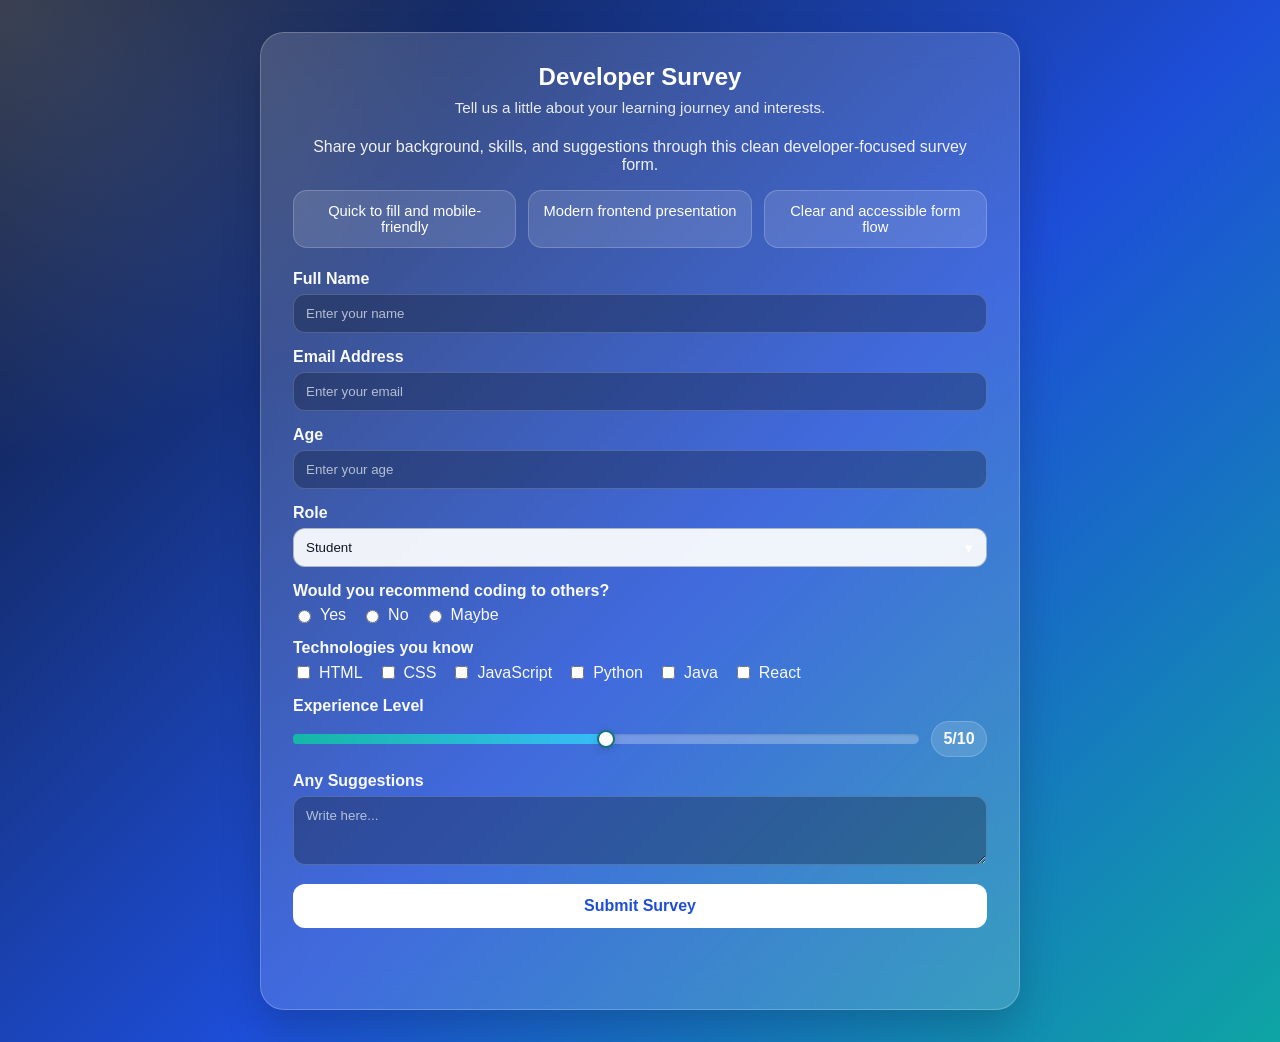
<file: survey.html>
<!DOCTYPE html>
<html lang="en">
<head>
<meta charset="UTF-8">
<meta name="viewport" content="width=device-width, initial-scale=1.0">
<title>Survey Form</title>

<style>
*{
    box-sizing:border-box;
    font-family:'Segoe UI',sans-serif;
}

/* Added change: deeper background for better contrast with transparent surfaces */
body{
    margin:0;
    min-height:100vh;
    display:flex;
    justify-content:center;
    align-items:center;
    padding:32px 16px;
    background:
        radial-gradient(circle at top left, rgba(255,255,255,0.18), transparent 28%),
        linear-gradient(135deg,#0f172a,#1d4ed8 55%, #0ea5a4);
}

/* Added change: single centered wrapper so intro content sits inside the same box */
.page-shell{
    width:min(100%, 760px);
}

/* Added change: smoother transparent card instead of a solid block */
.form-container{
    background:rgba(255,255,255,0.16);
    backdrop-filter:blur(18px);
    -webkit-backdrop-filter:blur(18px);
    padding:30px 32px;
    width:100%;
    border-radius:24px;
    box-shadow:0 18px 40px rgba(0,0,0,0.18);
    color:#ffffff;
    border:1px solid rgba(255,255,255,0.22);
}

h2{
    text-align:center;
    margin:0 0 8px;
}

/* Added change: intro section moved inside the same main box */
.survey-intro{
    margin-bottom:22px;
}

.survey-intro p{
    margin:0 0 16px;
    text-align:center;
    color:rgba(255,255,255,0.92);
}

/* Added change: intro chips now live inside the form container */
.info-points{
    display:grid;
    grid-template-columns:repeat(3, minmax(0, 1fr));
    gap:12px;
}

.info-chip{
    padding:12px 14px;
    border-radius:14px;
    background:rgba(255,255,255,0.12);
    border:1px solid rgba(255,255,255,0.2);
    font-size:0.92rem;
    text-align:center;
}

/* Added change: helper text under heading */
.form-subtitle{
    text-align:center;
    margin:0 0 22px;
    color:rgba(255,255,255,0.88);
    font-size:0.95rem;
}

.input-group{
    margin-bottom:15px;
}

label{
    display:block;
    margin-bottom:6px;
    font-weight:600;
    color:#f8fafc;
}

/* Added change: inputs keep transparency but use a darker readable field tone */
input, select, textarea{
    width:100%;
    padding:11px 12px;
    border:1px solid rgba(255,255,255,0.18);
    border-radius:12px;
    outline:none;
    background:rgba(15,23,42,0.32);
    color:#f8fafc;
}

input::placeholder,
textarea::placeholder{
    color:rgba(226,232,240,0.75);
}

input:focus, select:focus, textarea:focus{
    border-color:rgba(191,219,254,0.7);
    box-shadow:0 0 0 4px rgba(191,219,254,0.16);
}

/* Added change: custom select shell for a cleaner dropdown appearance */
.select-wrap{
    position:relative;
}

.select-wrap::after{
    content:'▾';
    position:absolute;
    right:14px;
    top:50%;
    transform:translateY(-50%);
    color:rgba(255,255,255,0.9);
    pointer-events:none;
    font-size:0.95rem;
}

.select-wrap select{
    appearance:none;
    -webkit-appearance:none;
    -moz-appearance:none;
    padding-right:42px;
    cursor:pointer;
    /* Added change: high-contrast dropdown colors for readability */
    background:rgba(248,250,252,0.96);
    color:#0f172a;
    border-color:rgba(148,163,184,0.75);
}

/* Added change: improve visibility inside expanded dropdown list */
.select-wrap select option{
    background:#f8fbff;
    color:#0f172a;
}

.options{
    display:flex;
    gap:15px;
    flex-wrap:wrap;
}

/* Added change: option labels styled for visibility on the darker transparent theme */
.options label{
    display:flex;
    align-items:center;
    gap:6px;
    margin:0;
    font-weight:500;
    color:#f8fafc;
}

/* Added change: checkbox and radio accents for better visibility */
.options input{
    width:auto;
    accent-color:#93c5fd;
}

/* Added change: range row and live value badge */
.range-row{
    display:flex;
    align-items:center;
    gap:12px;
}

/* Added change: dedicated slider shell and fill for smoother dragging */
.range-control{
    position:relative;
    flex:1;
    height:18px;
    display:flex;
    align-items:center;
}

.range-control::before{
    content:"";
    position:absolute;
    inset:4px 0;
    border-radius:999px;
    background:rgba(255,255,255,0.28);
    box-shadow:inset 0 1px 2px rgba(15,23,42,0.14);
}

/* Added change: gpu-friendly fill layer instead of repainting the whole slider track */
.range-fill{
    position:absolute;
    left:0;
    right:0;
    top:4px;
    bottom:4px;
    border-radius:999px;
    background:linear-gradient(90deg, #14b8a6, #38bdf8);
    transform-origin:left center;
    transform:scaleX(0.5);
    will-change:transform;
    pointer-events:none;
}

/* Added change: transparent native slider on top so dragging feels direct */
.range-row input[type="range"]{
    position:relative;
    z-index:1;
    width:100%;
    appearance:none;
    -webkit-appearance:none;
    height:18px;
    border:none;
    background:transparent;
    box-shadow:none;
    padding:0;
    margin:0;
    cursor:pointer;
    touch-action:pan-y;
}

.range-row input[type="range"]:focus{
    box-shadow:none;
}

.range-row input[type="range"]::-webkit-slider-runnable-track{
    height:18px;
    background:transparent;
}

/* Added change: lighter thumb styling so the handle moves more cleanly */
.range-row input[type="range"]::-webkit-slider-thumb{
    appearance:none;
    -webkit-appearance:none;
    width:18px;
    height:18px;
    margin-top:0;
    border-radius:50%;
    background:#ffffff;
    border:2px solid #0f766e;
    box-shadow:0 2px 8px rgba(15,23,42,0.18);
    transition:transform 0.12s ease, box-shadow 0.12s ease;
}

.range-row input[type="range"]:active::-webkit-slider-thumb{
    transform:scale(1.04);
    box-shadow:0 3px 10px rgba(15,23,42,0.22);
}

.range-row input[type="range"]::-moz-range-track{
    height:18px;
    background:transparent;
    border:none;
}

.range-row input[type="range"]::-moz-range-progress{
    height:18px;
    background:transparent;
}

.range-row input[type="range"]::-moz-range-thumb{
    width:18px;
    height:18px;
    border:none;
    border-radius:50%;
    background:#ffffff;
    box-shadow:0 2px 8px rgba(15,23,42,0.18);
}

.range-value{
    min-width:56px;
    text-align:center;
    padding:8px 10px;
    border-radius:999px;
    background:rgba(255,255,255,0.14);
    border:1px solid rgba(255,255,255,0.18);
    font-weight:700;
}

button{
    width:100%;
    padding:13px;
    border:none;
    border-radius:12px;
    background:#ffffff;
    color:#1d4ed8;
    font-size:16px;
    font-weight:bold;
    cursor:pointer;
    transition:0.3s;
}

button:hover{
    background:#0f172a;
    color:#ffffff;
}

/* Added change: success message area */
.form-feedback{
    margin-top:14px;
    text-align:center;
    font-size:0.95rem;
    color:#ffffff;
    min-height:22px;
}

/* Added change: responsive stacking for chips inside the same box */
@media(max-width:640px){
    .info-points{
        grid-template-columns:1fr;
    }
}

@media(max-width:500px){
    .form-container{
        padding:24px 20px;
    }
}
</style>
</head>

<body>
<div class="page-shell">
    <div class="form-container">
        <h2>Developer Survey</h2>
        <p class="form-subtitle">Tell us a little about your learning journey and interests.</p>

        <div class="survey-intro">
            <p>Share your background, skills, and suggestions through this clean developer-focused survey form.</p>
            <div class="info-points">
                <div class="info-chip">Quick to fill and mobile-friendly</div>
                <div class="info-chip">Modern frontend presentation</div>
                <div class="info-chip">Clear and accessible form flow</div>
            </div>
        </div>

        <form id="survey-form">
            <div class="input-group">
                <label for="full-name">Full Name</label>
                <input id="full-name" type="text" placeholder="Enter your name" required>
            </div>

            <div class="input-group">
                <label for="email-address">Email Address</label>
                <input id="email-address" type="email" placeholder="Enter your email" required>
            </div>

            <div class="input-group">
                <label for="age">Age</label>
                <input id="age" type="number" min="10" max="100" placeholder="Enter your age">
            </div>

            <div class="input-group">
                <label for="role">Role</label>
                <div class="select-wrap">
                    <select id="role">
                        <option>Student</option>
                        <option>Frontend Developer</option>
                        <option>Backend Developer</option>
                        <option>Full Stack Developer</option>
                    </select>
                </div>
            </div>

            <div class="input-group">
                <label>Would you recommend coding to others?</label>
                <div class="options">
                    <label><input type="radio" name="rec" required> Yes</label>
                    <label><input type="radio" name="rec"> No</label>
                    <label><input type="radio" name="rec"> Maybe</label>
                </div>
            </div>

            <div class="input-group">
                <label>Technologies you know</label>
                <div class="options">
                    <label><input type="checkbox"> HTML</label>
                    <label><input type="checkbox"> CSS</label>
                    <label><input type="checkbox"> JavaScript</label>
                    <label><input type="checkbox"> Python</label>
                    <label><input type="checkbox"> Java</label>
                    <label><input type="checkbox"> React</label>
                </div>
            </div>

            <div class="input-group">
                <label for="experience-range">Experience Level</label>
                <div class="range-row">
                    <div class="range-control">
                        <div class="range-fill" id="range-fill"></div>
                        <input id="experience-range" type="range" min="0" max="10" step="0.1" value="5">
                    </div>
                    <span class="range-value" id="range-value">5/10</span>
                </div>
            </div>

            <div class="input-group">
                <label for="suggestions">Any Suggestions</label>
                <textarea id="suggestions" rows="3" placeholder="Write here..."></textarea>
            </div>

            <button type="submit">Submit Survey</button>
            <p class="form-feedback" id="form-feedback"></p>
        </form>
    </div>
</div>

<script>
// Added change: live range indicator for the experience slider
const rangeInput = document.getElementById('experience-range');
const rangeValue = document.getElementById('range-value');
const rangeFill = document.getElementById('range-fill');
const surveyForm = document.getElementById('survey-form');
const formFeedback = document.getElementById('form-feedback');
let rangeFrame = null;

// Added change: keep the slider fill and badge synced with requestAnimationFrame for smoother dragging
function updateRangeUI() {
    if (!rangeInput || !rangeValue) {
        return;
    }

    const min = Number(rangeInput.min) || 0;
    const max = Number(rangeInput.max) || 10;
    const value = Number(rangeInput.value);
    const progress = (value - min) / (max - min);
    // Added change: keep smooth drag but display only whole numbers
    const formattedValue = String(Math.round(value));

    if (rangeFill) {
        rangeFill.style.transform = `scaleX(${progress})`;
    }

    rangeValue.textContent = `${formattedValue}/10`;
}

// Added change: batch slider repaint work so dragging feels less laggy
function queueRangeUIUpdate() {
    if (rangeFrame !== null) {
        cancelAnimationFrame(rangeFrame);
    }

    rangeFrame = requestAnimationFrame(() => {
        updateRangeUI();
        rangeFrame = null;
    });
}

if (rangeInput && rangeValue) {
    updateRangeUI();
    rangeInput.addEventListener('input', queueRangeUIUpdate);
}

// Added change: lightweight client-side feedback so the demo feels complete
if (surveyForm && formFeedback) {
    surveyForm.addEventListener('submit', (event) => {
        event.preventDefault();
        formFeedback.textContent = 'Thank you. Your survey response has been captured in this demo.';
        surveyForm.reset();
        if (rangeInput) {
            rangeInput.value = '5';
        }
        updateRangeUI();
    });
}
</script>
</body>
</html>
</file>
